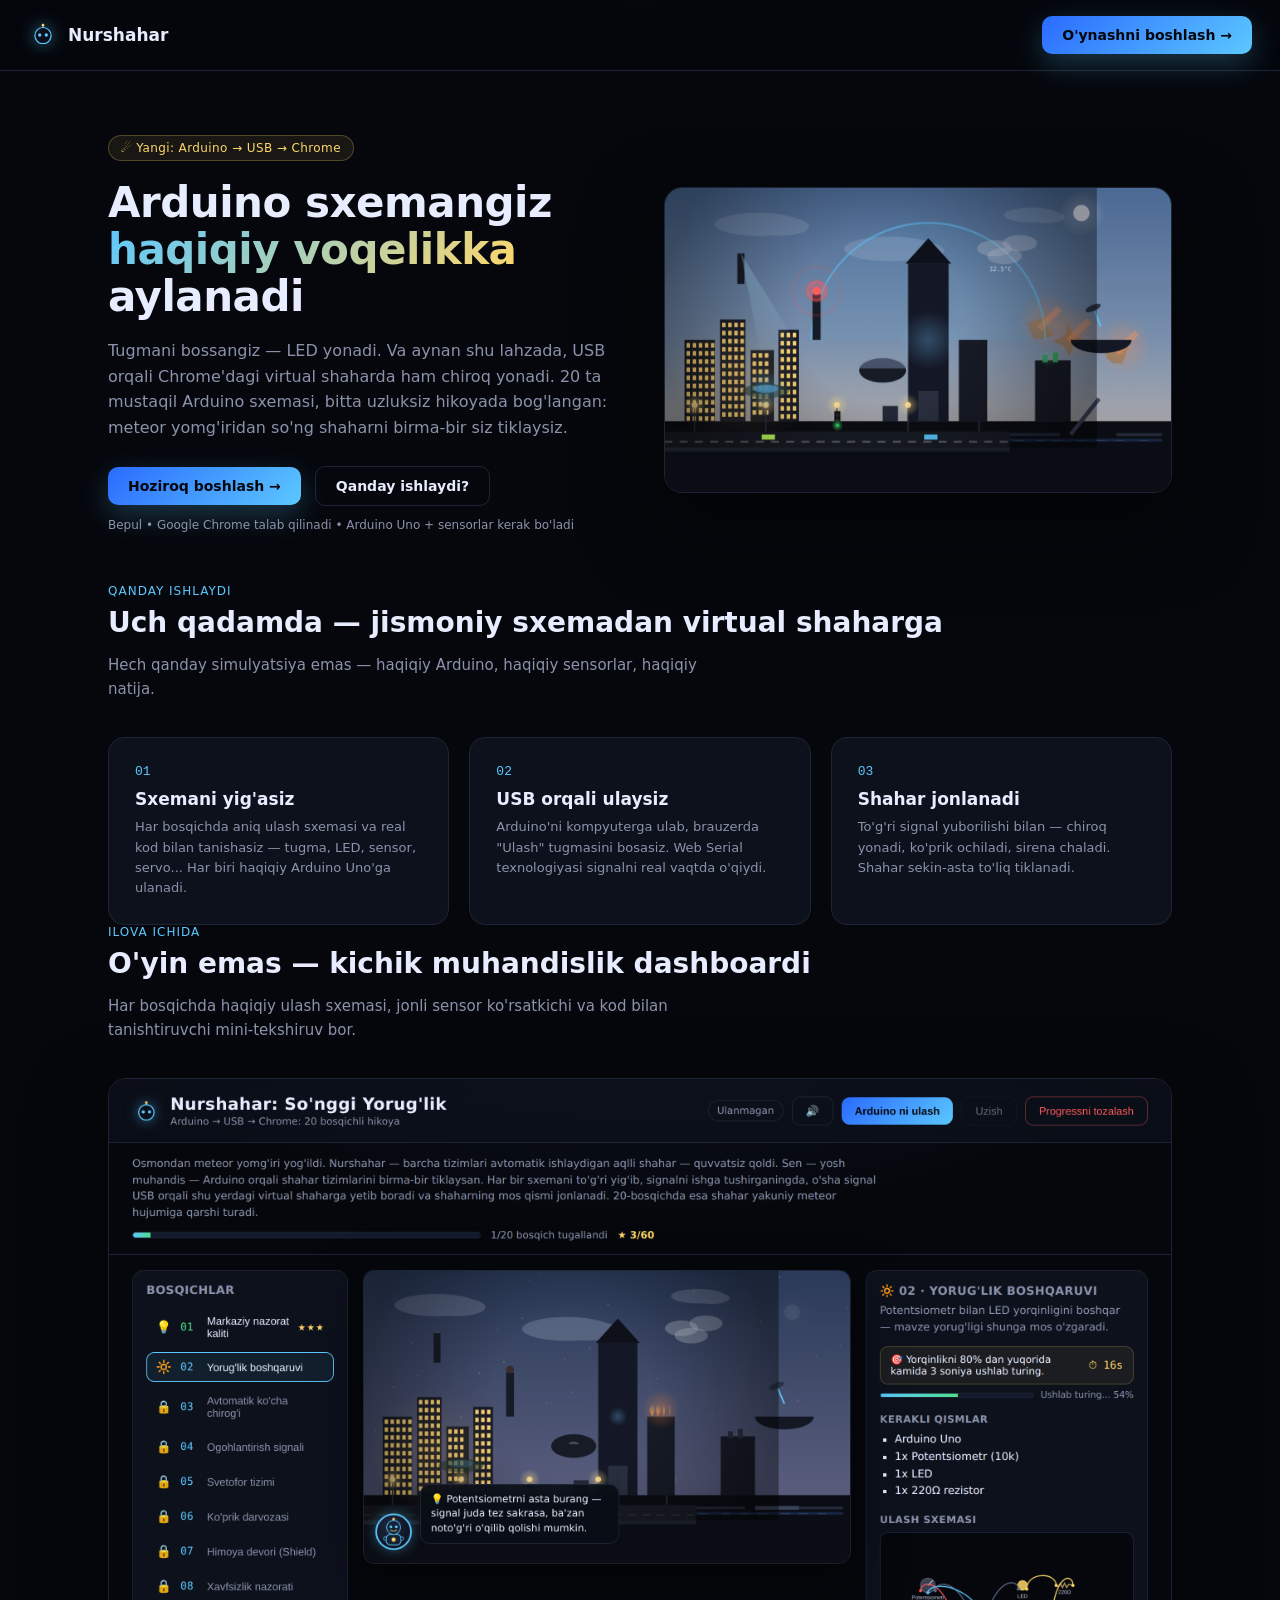
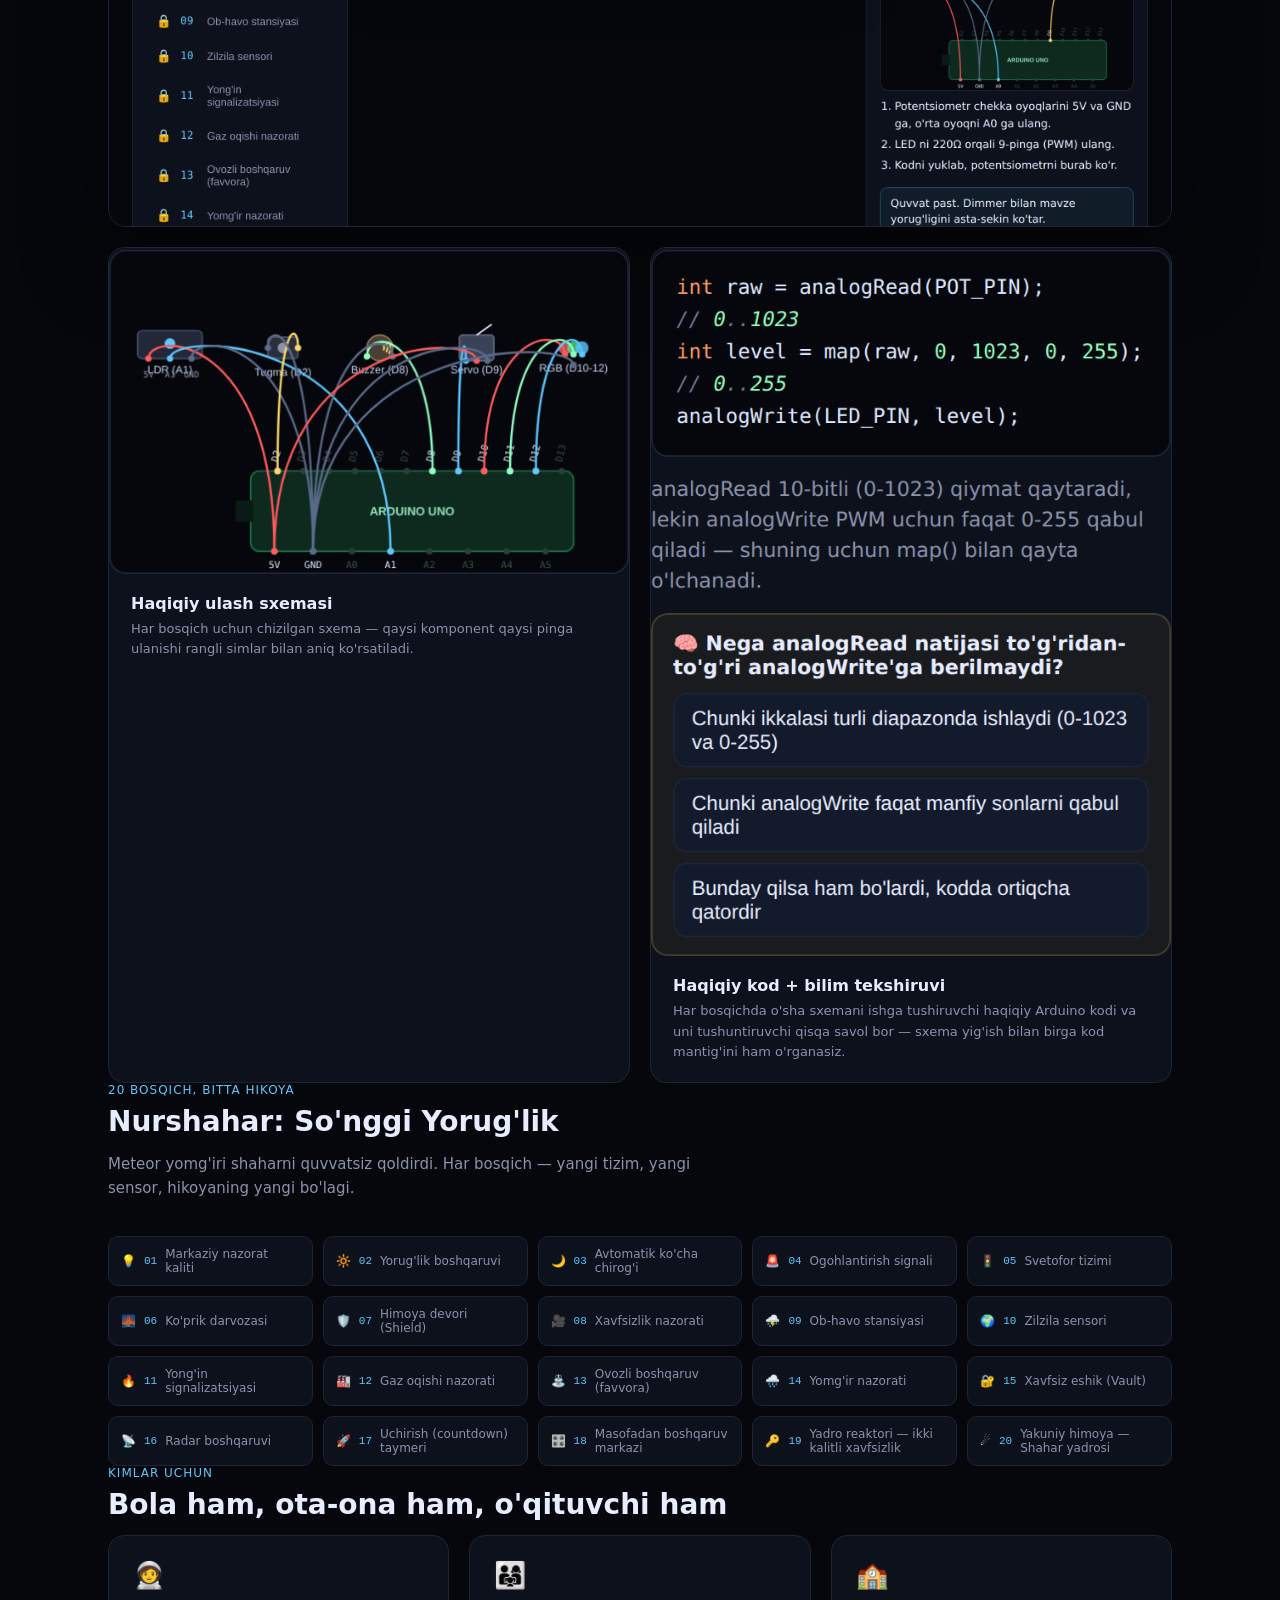
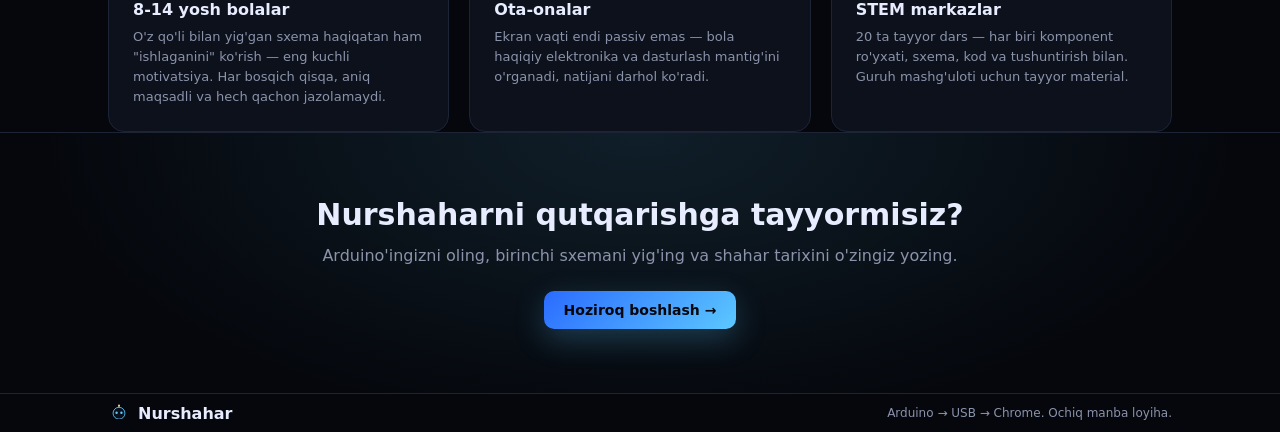
<file: site/index.html>
<!doctype html>
<html lang="uz">
<head>
  <meta charset="UTF-8" />
  <meta name="viewport" content="width=device-width, initial-scale=1.0" />
  <title>Nurshahar — Arduino sxemangiz voqelikka aylanadi</title>
  <meta name="description" content="20 ta haqiqiy Arduino sxemasi, bitta uzluksiz hikoya. Sxemani yig'ib, USB orqali Chrome'ga ulaysiz — signalingiz virtual shaharni jonlantiradi." />
  <link rel="stylesheet" href="/site/styles.css" />
  <link id="favicon" rel="icon" href="" />
</head>
<body>
  <nav class="nav">
    <div class="nav-brand"><span id="nav-logo"></span> Nurshahar</div>
    <a class="btn btn-primary" href="/web/index.html">O'ynashni boshlash →</a>
  </nav>

  <header class="hero">
    <div class="wrap hero-grid">
      <div>
        <span class="hero-kicker">☄️ Yangi: Arduino → USB → Chrome</span>
        <h1>Arduino sxemangiz <span class="accent">haqiqiy voqelikka</span> aylanadi</h1>
        <p class="lead">
          Tugmani bossangiz — LED yonadi. Va aynan shu lahzada, USB orqali
          Chrome'dagi virtual shaharda ham chiroq yonadi. 20 ta mustaqil
          Arduino sxemasi, bitta uzluksiz hikoyada bog'langan: meteor
          yomg'iridan so'ng shaharni birma-bir siz tiklaysiz.
        </p>
        <div class="hero-ctas">
          <a class="btn btn-primary" href="/web/index.html">Hoziroq boshlash →</a>
          <a class="btn btn-ghost" href="#qanday-ishlaydi">Qanday ishlaydi?</a>
        </div>
        <p class="hero-note">Bepul • Google Chrome talab qilinadi • Arduino Uno + sensorlar kerak bo'ladi</p>
      </div>
      <div class="hero-image">
        <img src="/site/assets/hero-city.png" alt="Nurshahar virtual shahar sahnasi" />
      </div>
    </div>
  </header>

  <section id="qanday-ishlaydi" class="wrap">
    <p class="section-kicker">Qanday ishlaydi</p>
    <h2 class="section-title">Uch qadamda — jismoniy sxemadan virtual shaharga</h2>
    <p class="section-lead">Hech qanday simulyatsiya emas — haqiqiy Arduino, haqiqiy sensorlar, haqiqiy natija.</p>
    <div class="steps">
      <div class="step-card">
        <div class="step-num">01</div>
        <h3>Sxemani yig'asiz</h3>
        <p>Har bosqichda aniq ulash sxemasi va real kod bilan tanishasiz — tugma, LED, sensor, servo... Har biri haqiqiy Arduino Uno'ga ulanadi.</p>
      </div>
      <div class="step-card">
        <div class="step-num">02</div>
        <h3>USB orqali ulaysiz</h3>
        <p>Arduino'ni kompyuterga ulab, brauzerda "Ulash" tugmasini bosasiz. Web Serial texnologiyasi signalni real vaqtda o'qiydi.</p>
      </div>
      <div class="step-card">
        <div class="step-num">03</div>
        <h3>Shahar jonlanadi</h3>
        <p>To'g'ri signal yuborilishi bilan — chiroq yonadi, ko'prik ochiladi, sirena chaladi. Shahar sekin-asta to'liq tiklanadi.</p>
      </div>
    </div>
  </section>

  <section class="wrap">
    <p class="section-kicker">Ilova ichida</p>
    <h2 class="section-title">O'yin emas — kichik muhandislik dashboardi</h2>
    <p class="section-lead">Har bosqichda haqiqiy ulash sxemasi, jonli sensor ko'rsatkichi va kod bilan tanishtiruvchi mini-tekshiruv bor.</p>
    <div class="hero-image" style="margin-bottom: 20px;">
      <img src="/site/assets/product-shot.png" alt="Nurshahar ilovasining to'liq ko'rinishi" />
    </div>
    <div class="features">
      <div class="feature-card">
        <img src="/site/assets/feature-diagram.png" alt="Arduino ulash sxemasi namunasi" />
        <div class="feature-body">
          <h3>Haqiqiy ulash sxemasi</h3>
          <p>Har bosqich uchun chizilgan sxema — qaysi komponent qaysi pinga ulanishi rangli simlar bilan aniq ko'rsatiladi.</p>
        </div>
      </div>
      <div class="feature-card">
        <img src="/site/assets/feature-code.png" alt="Kod parchasi va bilim tekshiruvi" />
        <div class="feature-body">
          <h3>Haqiqiy kod + bilim tekshiruvi</h3>
          <p>Har bosqichda o'sha sxemani ishga tushiruvchi haqiqiy Arduino kodi va uni tushuntiruvchi qisqa savol bor — sxema yig'ish bilan birga kod mantig'ini ham o'rganasiz.</p>
        </div>
      </div>
    </div>
  </section>

  <section class="wrap">
    <p class="section-kicker">20 bosqich, bitta hikoya</p>
    <h2 class="section-title">Nurshahar: So'nggi Yorug'lik</h2>
    <p class="section-lead">Meteor yomg'iri shaharni quvvatsiz qoldirdi. Har bosqich — yangi tizim, yangi sensor, hikoyaning yangi bo'lagi.</p>
    <div id="stage-grid" class="stage-grid"></div>
  </section>

  <section class="wrap">
    <p class="section-kicker">Kimlar uchun</p>
    <h2 class="section-title">Bola ham, ota-ona ham, o'qituvchi ham</h2>
    <div class="audience">
      <div class="audience-card">
        <span class="emoji">🧑‍🚀</span>
        <h3>8-14 yosh bolalar</h3>
        <p>O'z qo'li bilan yig'gan sxema haqiqatan ham "ishlaganini" ko'rish — eng kuchli motivatsiya. Har bosqich qisqa, aniq maqsadli va hech qachon jazolamaydi.</p>
      </div>
      <div class="audience-card">
        <span class="emoji">👨‍👩‍👧</span>
        <h3>Ota-onalar</h3>
        <p>Ekran vaqti endi passiv emas — bola haqiqiy elektronika va dasturlash mantig'ini o'rganadi, natijani darhol ko'radi.</p>
      </div>
      <div class="audience-card">
        <span class="emoji">🏫</span>
        <h3>STEM markazlar</h3>
        <p>20 ta tayyor dars — har biri komponent ro'yxati, sxema, kod va tushuntirish bilan. Guruh mashg'uloti uchun tayyor material.</p>
      </div>
    </div>
  </section>

  <section class="final-cta">
    <div class="wrap">
      <h2>Nurshaharni qutqarishga tayyormisiz?</h2>
      <p>Arduino'ingizni oling, birinchi sxemani yig'ing va shahar tarixini o'zingiz yozing.</p>
      <a class="btn btn-primary" href="/web/index.html">Hoziroq boshlash →</a>
    </div>
  </section>

  <footer class="wrap">
    <div class="footer-row">
      <div class="footer-brand"><span id="footer-logo"></span> Nurshahar</div>
      <p class="footer-note">Arduino → USB → Chrome. Ochiq manba loyiha.</p>
    </div>
  </footer>

  <script type="module">
    import { LOGO_MARK_SVG, FAVICON_DATA_URI } from '/web/src/brand.js';
    import { STAGES } from '/web/src/stages.js';

    document.getElementById('nav-logo').innerHTML = LOGO_MARK_SVG;
    document.getElementById('footer-logo').innerHTML = LOGO_MARK_SVG;
    document.getElementById('favicon').href = FAVICON_DATA_URI;

    const grid = document.getElementById('stage-grid');
    grid.innerHTML = STAGES.map((s) => `
      <div class="stage-chip">
        <span>${s.icon}</span>
        <span class="n">${String(s.id).padStart(2, '0')}</span>
        <span class="t">${s.title}</span>
      </div>
    `).join('');
  </script>
</body>
</html>
</file>
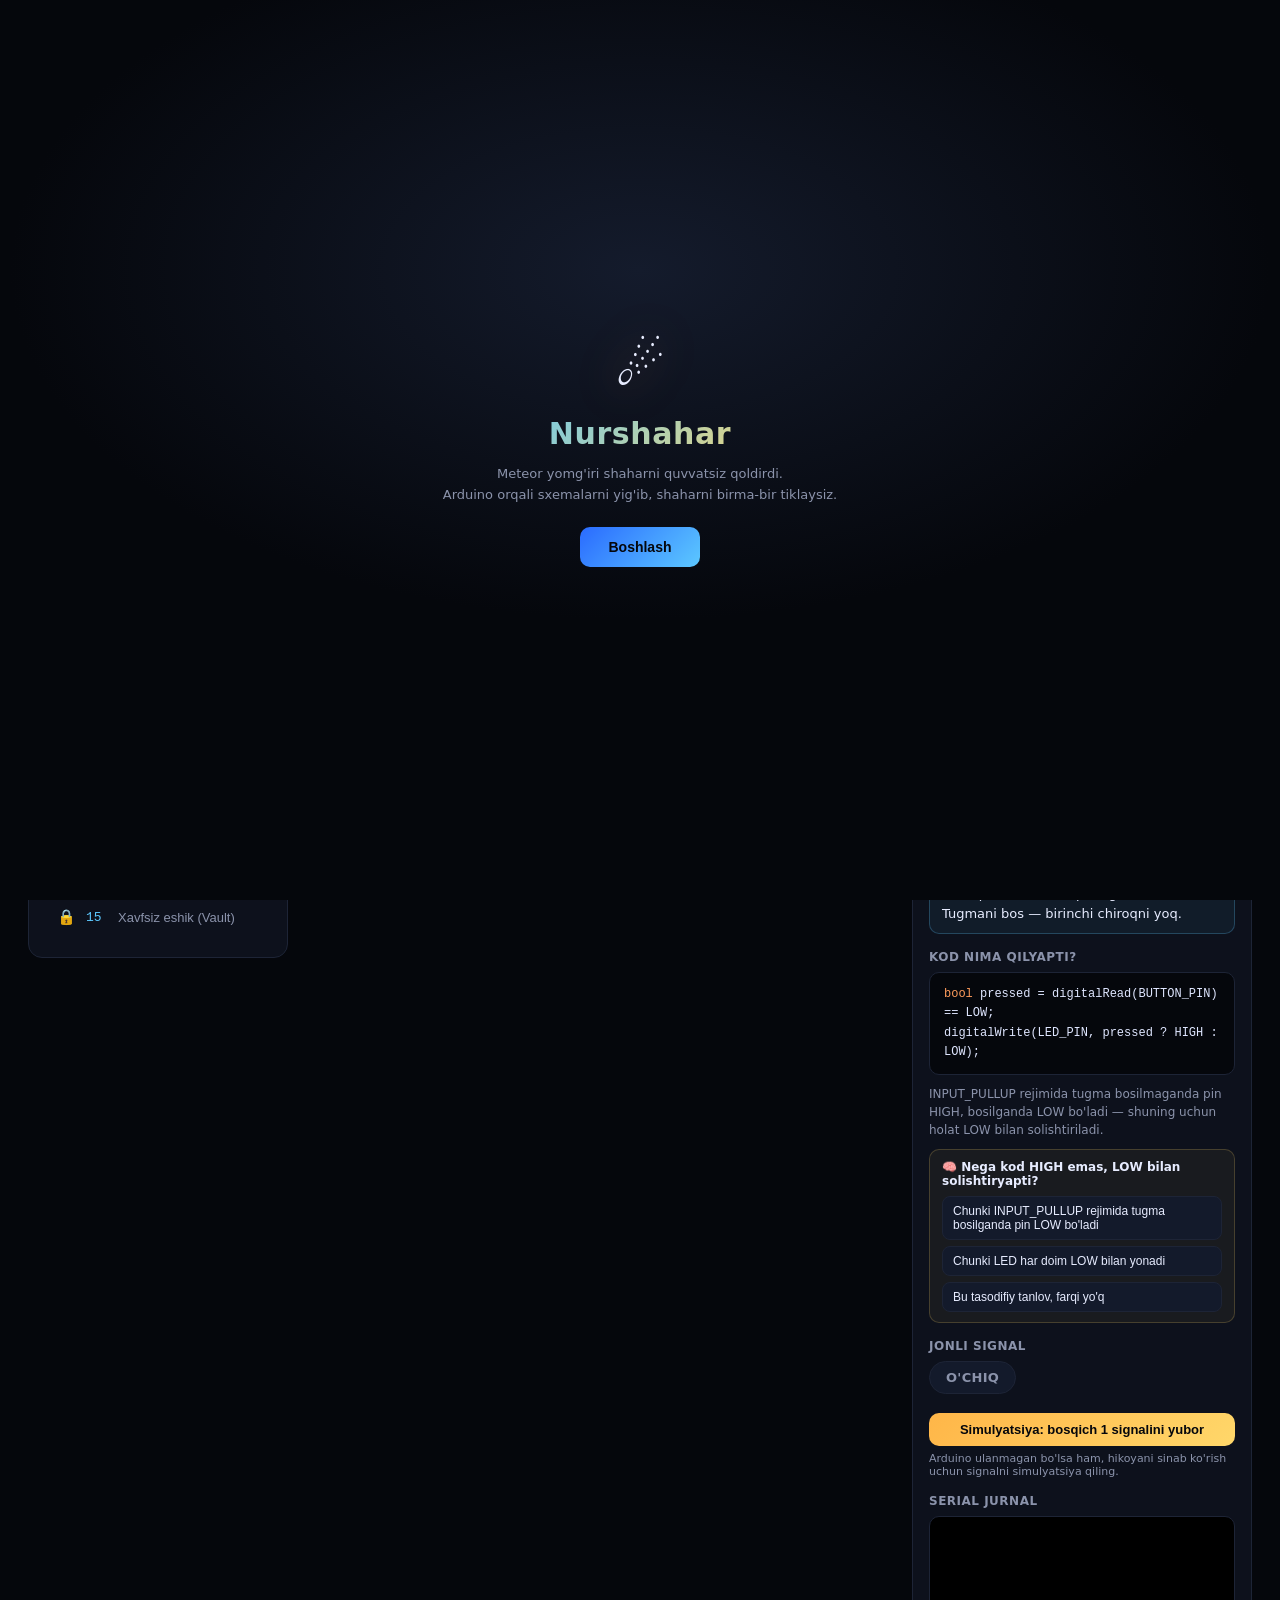
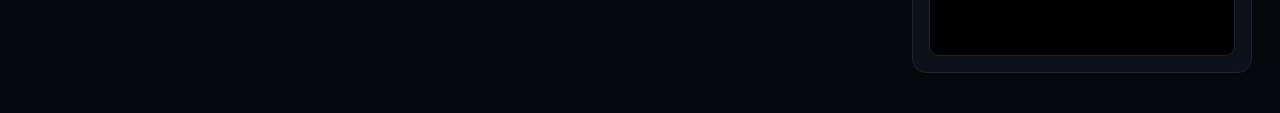
<file: web/index.html>
<!doctype html>
<html lang="uz">
<head>
  <meta charset="UTF-8" />
  <meta name="viewport" content="width=device-width, initial-scale=1.0" />
  <title>Nurshahar — Arduino orqali shaharni qutqar</title>
  <link rel="stylesheet" href="styles.css" />
  <link rel="icon" href="data:image/svg+xml,<svg xmlns=%22http://www.w3.org/2000/svg%22 viewBox=%220 0 100 100%22><text y=%22.9em%22 font-size=%2290%22>⌁</text></svg>" />
</head>
<body>
  <div id="toast"></div>

  <header class="topbar">
    <div class="brand">
      <span id="brand-mark" class="brand-mark"></span>
      <div>
        <h1 id="story-title">Nurshahar</h1>
        <p class="brand-sub">Arduino → USB → Chrome: 20 bosqichli hikoya</p>
      </div>
    </div>
    <div class="conn-controls">
      <span id="conn-status" class="status status-disconnected">Ulanmagan</span>
      <button id="mute-btn" class="btn btn-ghost" title="Ovozni yoqish/o'chirish">🔊</button>
      <button id="connect-btn" class="btn btn-primary">Arduino ni ulash</button>
      <button id="disconnect-btn" class="btn btn-ghost" disabled>Uzish</button>
      <button id="reset-btn" class="btn btn-ghost btn-danger">Progressni tozalash</button>
    </div>
  </header>

  <section class="story-banner">
    <p id="story-intro"></p>
    <div class="progress-wrap">
      <div class="progress-track"><div id="progress-bar" class="progress-fill"></div></div>
      <span id="progress-label" class="progress-label">0/20 bosqich tugallandi</span>
      <span id="stars-total" class="stars-total">★ 0/60</span>
    </div>
  </section>

  <main class="layout">
    <aside class="stage-panel">
      <h2 class="panel-title">Bosqichlar</h2>
      <div id="stage-list" class="stage-list"></div>
    </aside>

    <section class="city-panel">
      <canvas id="city-canvas" width="1000" height="600"></canvas>
      <div id="cinematic-layer" class="cinematic-layer"></div>
      <div id="mentor" class="mentor"></div>
    </section>

    <aside class="detail-panel">
      <h2 id="stage-title" class="panel-title"></h2>
      <p id="stage-subtitle" class="stage-subtitle"></p>

      <div class="challenge-bar">
        <p id="challenge-goal" class="challenge-goal"></p>
        <span id="challenge-timer" class="challenge-timer"></span>
      </div>
      <div id="challenge-hold" class="challenge-hold" hidden>
        <div class="hold-track"><div id="hold-fill" class="hold-fill"></div></div>
        <span id="hold-label" class="hold-label"></span>
      </div>

      <h3 class="section-label">Kerakli qismlar</h3>
      <ul id="stage-components" class="chip-list"></ul>

      <h3 class="section-label">Ulash sxemasi</h3>
      <canvas id="wiring-diagram" width="480" height="300"></canvas>
      <ol id="stage-wiring" class="wiring-list"></ol>

      <p id="stage-intro" class="stage-story"></p>

      <h3 class="section-label">Kod nima qilyapti?</h3>
      <div id="code-panel" class="code-panel"></div>

      <h3 class="section-label">Jonli signal</h3>
      <div id="live-dashboard" class="live-dashboard"></div>

      <button id="simulate-btn" class="btn btn-secondary">Simulyatsiya</button>
      <p class="sim-hint">Arduino ulanmagan bo'lsa ham, hikoyani sinab ko'rish uchun signalni simulyatsiya qiling.</p>

      <h3 class="section-label">Serial jurnal</h3>
      <div id="serial-log" class="serial-log"></div>
    </aside>
  </main>

  <div id="splash" class="splash">
    <div class="splash-inner">
      <div class="splash-meteor">☄️</div>
      <h2>Nurshahar</h2>
      <p>Meteor yomg'iri shaharni quvvatsiz qoldirdi.<br />Arduino orqali sxemalarni yig'ib, shaharni birma-bir tiklaysiz.</p>
      <button id="splash-start" class="btn btn-primary btn-splash">Boshlash</button>
    </div>
  </div>

  <script type="module" src="src/main.js"></script>
</body>
</html>
</file>
<file: site/styles.css>
:root {
  --bg: #05070c;
  --panel: #0d111c;
  --panel-border: #1d2436;
  --text: #e7ecff;
  --text-dim: #8b93ab;
  --accent: #5cc8ff;
  --accent-2: #ffd76a;
  --success: #4ee08b;
  font-family: 'Segoe UI', 'Inter', system-ui, sans-serif;
}

* { box-sizing: border-box; }

html { scroll-behavior: smooth; }

body {
  margin: 0;
  background: radial-gradient(1400px 700px at 50% -10%, #121a2c 0%, var(--bg) 55%);
  color: var(--text);
}

a { color: inherit; }

.wrap { max-width: 1120px; margin: 0 auto; padding: 0 28px; }

/* ---- nav ---- */
.nav {
  position: sticky;
  top: 0;
  z-index: 20;
  display: flex;
  align-items: center;
  justify-content: space-between;
  padding: 16px 28px;
  background: rgba(5, 7, 12, 0.75);
  backdrop-filter: blur(10px);
  border-bottom: 1px solid var(--panel-border);
}
.nav-brand { display: flex; align-items: center; gap: 10px; font-weight: 700; font-size: 17px; }
.nav-brand .logo-mark { width: 30px; height: auto; filter: drop-shadow(0 0 8px rgba(92, 200, 255, 0.5)); }
.btn {
  display: inline-flex;
  align-items: center;
  gap: 8px;
  border: none;
  border-radius: 10px;
  padding: 11px 20px;
  font-size: 14px;
  font-weight: 600;
  cursor: pointer;
  text-decoration: none;
}
.btn-primary { background: linear-gradient(135deg, #2a6bff, #5cc8ff); color: #05070c; box-shadow: 0 10px 30px rgba(92, 200, 255, 0.25); }
.btn-primary:hover { filter: brightness(1.08); }
.btn-ghost { background: transparent; border: 1px solid var(--panel-border); color: var(--text); }

/* ---- hero ---- */
.hero { padding: 64px 0 40px; }
.hero-grid { display: grid; grid-template-columns: 1fr; gap: 32px; align-items: center; }
@media (min-width: 900px) {
  .hero-grid { grid-template-columns: 1fr 1fr; gap: 48px; }
}
.hero-kicker {
  display: inline-flex;
  align-items: center;
  gap: 6px;
  font-size: 12px;
  letter-spacing: 0.4px;
  color: var(--accent-2);
  background: rgba(255, 215, 106, 0.08);
  border: 1px solid rgba(255, 215, 106, 0.25);
  padding: 5px 12px;
  border-radius: 999px;
  margin-bottom: 18px;
}
.hero h1 { font-size: 42px; line-height: 1.12; margin: 0 0 18px; letter-spacing: -0.5px; }
.hero h1 .accent { background: linear-gradient(135deg, var(--accent), var(--accent-2)); -webkit-background-clip: text; background-clip: text; color: transparent; }
.hero p.lead { font-size: 16px; color: var(--text-dim); line-height: 1.6; margin: 0 0 26px; max-width: 520px; }
.hero-ctas { display: flex; flex-wrap: wrap; align-items: center; gap: 14px; }
.hero-note { font-size: 12px; color: var(--text-dim); }
.hero-image {
  border-radius: 18px;
  overflow: hidden;
  border: 1px solid var(--panel-border);
  box-shadow: 0 30px 80px rgba(0, 0, 0, 0.55);
}
.hero-image img { display: block; width: 100%; }

/* ---- sections ---- */
section { padding: 56px 0; }
.section-kicker { font-size: 12px; text-transform: uppercase; letter-spacing: 1px; color: var(--accent); margin: 0 0 8px; }
.section-title { font-size: 28px; margin: 0 0 14px; }
.section-lead { color: var(--text-dim); font-size: 15px; line-height: 1.6; max-width: 640px; margin: 0 0 36px; }

/* ---- how it works ---- */
.steps { display: grid; grid-template-columns: 1fr; gap: 20px; }
@media (min-width: 800px) { .steps { grid-template-columns: repeat(3, 1fr); } }
.step-card {
  background: var(--panel);
  border: 1px solid var(--panel-border);
  border-radius: 16px;
  padding: 26px;
}
.step-num { font-family: monospace; color: var(--accent); font-size: 13px; margin-bottom: 10px; }
.step-card h3 { margin: 0 0 8px; font-size: 17px; }
.step-card p { margin: 0; color: var(--text-dim); font-size: 13px; line-height: 1.55; }

/* ---- feature showcase ---- */
.features { display: grid; grid-template-columns: 1fr; gap: 20px; }
@media (min-width: 900px) { .features { grid-template-columns: 1fr 1fr; } }
.feature-card {
  background: var(--panel);
  border: 1px solid var(--panel-border);
  border-radius: 16px;
  overflow: hidden;
}
.feature-card img { display: block; width: 100%; background: #05070c; }
.feature-card .feature-body { padding: 20px 22px; }
.feature-card h3 { margin: 0 0 6px; font-size: 16px; }
.feature-card p { margin: 0; color: var(--text-dim); font-size: 13px; line-height: 1.55; }

/* ---- stage grid ---- */
.stage-grid {
  display: grid;
  grid-template-columns: repeat(2, 1fr);
  gap: 10px;
}
@media (min-width: 700px) { .stage-grid { grid-template-columns: repeat(4, 1fr); } }
@media (min-width: 1000px) { .stage-grid { grid-template-columns: repeat(5, 1fr); } }
.stage-chip {
  display: flex;
  align-items: center;
  gap: 8px;
  background: var(--panel);
  border: 1px solid var(--panel-border);
  border-radius: 10px;
  padding: 10px 12px;
  font-size: 12px;
}
.stage-chip .n { font-family: monospace; color: var(--accent); font-size: 11px; }
.stage-chip .t { color: var(--text-dim); }

/* ---- audience ---- */
.audience { display: grid; grid-template-columns: 1fr; gap: 20px; }
@media (min-width: 800px) { .audience { grid-template-columns: repeat(3, 1fr); } }
.audience-card {
  background: var(--panel);
  border: 1px solid var(--panel-border);
  border-radius: 16px;
  padding: 24px;
}
.audience-card .emoji { font-size: 26px; margin-bottom: 10px; display: block; }
.audience-card h3 { margin: 0 0 8px; font-size: 16px; }
.audience-card p { margin: 0; color: var(--text-dim); font-size: 13px; line-height: 1.55; }

/* ---- final CTA ---- */
.final-cta {
  text-align: center;
  background: radial-gradient(600px 300px at 50% 0%, rgba(92, 200, 255, 0.12), transparent);
  border-top: 1px solid var(--panel-border);
  border-bottom: 1px solid var(--panel-border);
  padding: 64px 0;
}
.final-cta h2 { font-size: 30px; margin: 0 0 14px; }
.final-cta p { color: var(--text-dim); margin: 0 0 26px; }

/* ---- footer ---- */
footer { padding: 32px 0; }
.footer-row { display: flex; flex-wrap: wrap; align-items: center; justify-content: space-between; gap: 12px; }
.footer-brand { display: flex; align-items: center; gap: 8px; font-weight: 600; }
.footer-brand .logo-mark { width: 22px; height: auto; }
.footer-note { color: var(--text-dim); font-size: 12px; }
</file>
<file: web/styles.css>
:root {
  --bg: #05070c;
  --panel: #0d111c;
  --panel-border: #1d2436;
  --text: #e7ecff;
  --text-dim: #8b93ab;
  --accent: #5cc8ff;
  --accent-2: #ffd76a;
  --success: #4ee08b;
  --danger: #ff5c5c;
  --radius: 14px;
  font-family: 'Segoe UI', 'Inter', system-ui, sans-serif;
}

* { box-sizing: border-box; }

body {
  margin: 0;
  background: radial-gradient(1200px 600px at 50% -10%, #121a2c 0%, var(--bg) 60%);
  color: var(--text);
  min-height: 100vh;
}

.topbar {
  display: flex;
  align-items: center;
  justify-content: space-between;
  padding: 18px 28px;
  border-bottom: 1px solid var(--panel-border);
  background: rgba(13, 17, 28, 0.7);
  backdrop-filter: blur(8px);
  position: sticky;
  top: 0;
  z-index: 20;
}

.brand { display: flex; align-items: center; gap: 12px; }
.brand-mark {
  display: flex;
  align-items: center;
  filter: drop-shadow(0 0 8px rgba(92, 200, 255, 0.5));
}
.brand-mark .logo-mark { width: 34px; height: auto; }
.brand h1 { margin: 0; font-size: 20px; letter-spacing: 0.4px; }
.brand-sub { margin: 2px 0 0; font-size: 12px; color: var(--text-dim); }

.conn-controls { display: flex; align-items: center; gap: 10px; }

.status {
  font-size: 12px;
  padding: 5px 10px;
  border-radius: 999px;
  border: 1px solid var(--panel-border);
}
.status-connected { color: var(--success); border-color: var(--success); }
.status-disconnected { color: var(--text-dim); }
.status-error { color: var(--danger); border-color: var(--danger); }

.btn {
  border: 1px solid var(--panel-border);
  background: #131a2b;
  color: var(--text);
  padding: 9px 16px;
  border-radius: 10px;
  font-size: 13px;
  cursor: pointer;
  transition: transform 0.12s ease, box-shadow 0.12s ease, background 0.12s ease;
}
.btn:hover:not(:disabled) { transform: translateY(-1px); box-shadow: 0 6px 18px rgba(0,0,0,0.35); }
.btn:disabled { opacity: 0.4; cursor: not-allowed; }
.btn-primary { background: linear-gradient(135deg, #2a6bff, #5cc8ff); border: none; color: #05070c; font-weight: 600; }
.btn-secondary { background: linear-gradient(135deg, #ffb648, #ffd76a); border: none; color: #05070c; font-weight: 600; width: 100%; margin-top: 12px; }
.btn-ghost { background: transparent; }
.btn-danger { color: var(--danger); border-color: rgba(255,92,92,0.4); }

.story-banner {
  padding: 16px 28px;
  border-bottom: 1px solid var(--panel-border);
}
.story-banner p { margin: 0 0 10px; color: var(--text-dim); font-size: 13px; max-width: 900px; line-height: 1.5; }

.progress-wrap { display: flex; align-items: center; gap: 12px; }
.progress-track {
  flex: 1;
  max-width: 420px;
  height: 8px;
  background: #131a2b;
  border-radius: 999px;
  overflow: hidden;
  border: 1px solid var(--panel-border);
}
.progress-fill {
  height: 100%;
  width: 0%;
  background: linear-gradient(90deg, var(--accent), var(--success));
  transition: width 0.4s ease;
}
.progress-label { font-size: 12px; color: var(--text-dim); white-space: nowrap; }
.stars-total { font-size: 12px; color: var(--accent-2); white-space: nowrap; font-weight: 600; }

.layout {
  display: grid;
  grid-template-columns: 260px 1fr 340px;
  gap: 18px;
  padding: 18px 28px 40px;
  align-items: start;
}

@media (max-width: 1100px) {
  .layout { grid-template-columns: 1fr; }
}

.stage-panel, .detail-panel {
  background: var(--panel);
  border: 1px solid var(--panel-border);
  border-radius: var(--radius);
  padding: 16px;
}

.panel-title { margin: 0 0 12px; font-size: 14px; letter-spacing: 0.4px; color: var(--text-dim); text-transform: uppercase; }

.stage-list { display: flex; flex-direction: column; gap: 6px; max-height: 74vh; overflow-y: auto; }
.stage-item {
  display: flex;
  align-items: center;
  gap: 10px;
  width: 100%;
  text-align: left;
  background: transparent;
  border: 1px solid transparent;
  border-radius: 10px;
  padding: 8px 10px;
  color: var(--text);
  cursor: pointer;
  font-size: 13px;
}
.stage-item:hover:not(:disabled) { background: #131a2b; }
.stage-item.is-current { border-color: var(--accent); background: rgba(92,200,255,0.08); }
.stage-item.is-complete .stage-num { color: var(--success); }
.stage-item.is-locked { color: var(--text-dim); cursor: not-allowed; }
.stage-num { font-family: monospace; color: var(--accent); width: 22px; }
.stage-name { flex: 1; }
.stage-mark { font-size: 12px; }

.city-panel {
  position: relative;
  background: #000;
  border: 1px solid var(--panel-border);
  border-radius: var(--radius);
  overflow: hidden;
  box-shadow: 0 20px 60px rgba(0,0,0,0.5);
}
#city-canvas { width: 100%; display: block; }

.cinematic-layer {
  position: absolute;
  inset: 0;
  pointer-events: none;
  display: flex;
  align-items: flex-end;
  justify-content: center;
  padding: 24px;
}

.cine-banner {
  display: flex;
  align-items: center;
  gap: 14px;
  max-width: 90%;
  background: rgba(8, 12, 20, 0.82);
  backdrop-filter: blur(10px);
  border: 1px solid rgba(92, 200, 255, 0.35);
  border-radius: 14px;
  padding: 14px 20px;
  box-shadow: 0 20px 50px rgba(0,0,0,0.5), 0 0 30px rgba(92,200,255,0.15);
  opacity: 0;
  transform: translateY(24px) scale(0.96);
  transition: opacity 0.45s ease, transform 0.45s cubic-bezier(0.2, 0.8, 0.2, 1);
}
.cine-banner.show { opacity: 1; transform: translateY(0) scale(1); }
.cine-icon { font-size: 34px; line-height: 1; filter: drop-shadow(0 0 10px rgba(92,200,255,0.6)); }
.cine-kicker { font-size: 11px; text-transform: uppercase; letter-spacing: 0.6px; color: var(--accent); margin-bottom: 2px; }
.cine-title { font-size: 16px; font-weight: 600; margin-bottom: 2px; }
.cine-desc { font-size: 12px; color: var(--text-dim); max-width: 480px; }

.stage-icon { font-size: 15px; width: 20px; text-align: center; }

.splash {
  position: fixed;
  inset: 0;
  z-index: 200;
  display: flex;
  align-items: center;
  justify-content: center;
  background: radial-gradient(900px 500px at 50% 30%, #141b2c 0%, #05070c 70%);
  transition: opacity 0.6s ease;
}
.splash.hidden { opacity: 0; pointer-events: none; }
.splash-inner { text-align: center; max-width: 480px; padding: 20px; }
.splash-meteor {
  font-size: 56px;
  display: inline-block;
  animation: meteor-fall 1.8s ease-in-out infinite;
  filter: drop-shadow(0 0 20px rgba(255,140,70,0.6));
}
@keyframes meteor-fall {
  0% { transform: translate(-40px, -40px) rotate(-20deg); opacity: 0; }
  30% { opacity: 1; }
  60% { transform: translate(0, 0) rotate(0deg); }
  100% { transform: translate(10px, 6px) rotate(6deg); opacity: 0.85; }
}
.splash-inner h2 {
  margin: 18px 0 10px;
  font-size: 30px;
  letter-spacing: 0.6px;
  background: linear-gradient(135deg, var(--accent), var(--accent-2));
  -webkit-background-clip: text;
  background-clip: text;
  color: transparent;
}
.splash-inner p { color: var(--text-dim); font-size: 13px; line-height: 1.6; margin-bottom: 22px; }
.btn-splash { padding: 12px 28px; font-size: 14px; }

.mentor {
  position: absolute;
  left: 14px;
  bottom: 14px;
  display: flex;
  align-items: flex-end;
  gap: 10px;
  z-index: 15;
  pointer-events: none;
}
.mentor-avatar {
  pointer-events: auto;
  width: 44px;
  height: 44px;
  border-radius: 50%;
  border: 2px solid var(--accent);
  background: radial-gradient(circle at 35% 30%, #1c2740, #0a0e18);
  color: var(--accent);
  display: flex;
  align-items: center;
  justify-content: center;
  cursor: pointer;
  box-shadow: 0 0 16px rgba(92, 200, 255, 0.4);
  animation: mentor-bob 2.6s ease-in-out infinite;
  flex-shrink: 0;
  padding: 0;
}
.mentor-avatar .mascot-svg { width: 32px; height: auto; overflow: visible; }
.mentor-avatar.mentor-happy { color: var(--success); border-color: var(--success); box-shadow: 0 0 18px rgba(78, 224, 139, 0.5); }
.mentor-avatar.mentor-alert { color: var(--danger); border-color: var(--danger); box-shadow: 0 0 18px rgba(255, 92, 92, 0.5); }
@keyframes mentor-bob {
  0%, 100% { transform: translateY(0); }
  50% { transform: translateY(-6px); }
}

.mentor-bubble {
  pointer-events: auto;
  max-width: 240px;
  background: rgba(8, 12, 20, 0.88);
  backdrop-filter: blur(8px);
  border: 1px solid var(--panel-border);
  border-radius: 12px;
  padding: 9px 12px;
  margin-bottom: 8px;
  transition: opacity 0.25s ease, transform 0.25s ease;
}
.mentor-bubble p { margin: 0; font-size: 12px; line-height: 1.45; color: var(--text); }
.mentor-bubble.mentor-hidden { opacity: 0; transform: translateY(8px) scale(0.9); pointer-events: none; }
.mentor-bubble.mentor-pop { animation: mentor-pop 0.35s cubic-bezier(0.2, 0.8, 0.2, 1); }
@keyframes mentor-pop {
  0% { transform: scale(0.9) translateY(6px); opacity: 0; }
  100% { transform: scale(1) translateY(0); opacity: 1; }
}

.stage-subtitle { color: var(--text-dim); font-size: 13px; line-height: 1.5; margin-top: -6px; }

.challenge-bar {
  display: flex;
  align-items: center;
  justify-content: space-between;
  gap: 10px;
  background: rgba(255, 215, 106, 0.06);
  border: 1px solid rgba(255, 215, 106, 0.25);
  border-radius: 10px;
  padding: 8px 12px;
}
.challenge-goal { margin: 0; font-size: 12px; color: var(--text); flex: 1; }
.challenge-timer { font-family: 'SFMono-Regular', Consolas, monospace; font-size: 13px; color: var(--accent-2); white-space: nowrap; }
.challenge-timer-warn { color: var(--danger); animation: challenge-blink 1s ease infinite; }
.challenge-timer .stars { color: var(--accent-2); letter-spacing: 1px; }
@keyframes challenge-blink { 0%, 100% { opacity: 1; } 50% { opacity: 0.4; } }

.challenge-hold { display: flex; align-items: center; gap: 8px; margin-top: 6px; }
.hold-track { flex: 1; height: 6px; background: #131a2b; border-radius: 999px; overflow: hidden; border: 1px solid var(--panel-border); }
.hold-fill { height: 100%; width: 0%; background: linear-gradient(90deg, var(--accent), var(--success)); transition: width 0.15s linear; }
.hold-label { font-size: 11px; color: var(--text-dim); white-space: nowrap; }

.stage-stars { color: var(--accent-2); font-size: 11px; letter-spacing: 1px; }
.cine-stars { color: var(--accent-2); font-size: 12px; letter-spacing: 1px; margin-left: 4px; }
.section-label { font-size: 12px; text-transform: uppercase; letter-spacing: 0.5px; color: var(--text-dim); margin: 16px 0 8px; }

.chip-list, .wiring-list { margin: 0; padding-left: 18px; font-size: 13px; line-height: 1.6; color: var(--text); }
.chip-list { padding-left: 18px; list-style: square; color: var(--accent); }
.chip-list li { color: var(--text); }
.wiring-list li { margin-bottom: 4px; }

.stage-story {
  margin-top: 14px;
  padding: 10px 12px;
  background: rgba(92,200,255,0.06);
  border: 1px solid rgba(92,200,255,0.25);
  border-radius: 10px;
  font-size: 13px;
  line-height: 1.5;
}

.sim-hint { font-size: 11px; color: var(--text-dim); margin-top: 6px; }

.dash-empty { font-size: 12px; color: var(--text-dim); margin: 0; }

.dash-analog { display: flex; flex-direction: column; gap: 8px; }
.dash-readout { font-family: 'SFMono-Regular', Consolas, monospace; font-size: 26px; font-weight: 700; color: var(--accent); }
.dash-unit { font-size: 13px; color: var(--text-dim); margin-left: 4px; }
#dash-spark { width: 100%; height: 46px; display: block; background: #000; border-radius: 8px; border: 1px solid var(--panel-border); }
.dash-range-track { position: relative; height: 6px; background: #131a2b; border-radius: 999px; overflow: visible; border: 1px solid var(--panel-border); }
.dash-range-fill { height: 100%; width: 0%; border-radius: 999px; background: linear-gradient(90deg,#5cc8ff,#4ee08b); transition: width 0.2s ease, background 0.2s ease; }
.dash-range-marker { position: absolute; top: 50%; left: 0%; width: 10px; height: 10px; border-radius: 50%; background: #fff; box-shadow: 0 0 8px rgba(255,255,255,0.7); transform: translate(-50%, -50%); transition: left 0.2s ease; }
.dash-range-labels { display: flex; justify-content: space-between; font-size: 10px; color: var(--text-dim); }

.dash-bool { display: flex; }
.dash-pill {
  padding: 8px 16px;
  border-radius: 999px;
  font-size: 13px;
  font-weight: 600;
  letter-spacing: 0.3px;
  border: 1px solid var(--panel-border);
  transition: all 0.25s ease;
}
.dash-pill-off { background: #131a2b; color: var(--text-dim); }
.dash-pill-on { background: rgba(78,224,139,0.15); color: var(--success); border-color: var(--success); box-shadow: 0 0 16px rgba(78,224,139,0.25); }
.dash-pill-danger { background: rgba(255,92,92,0.15); color: var(--danger); border-color: var(--danger); box-shadow: 0 0 16px rgba(255,92,92,0.3); }

.dash-enum { display: flex; gap: 10px; }
.dash-enum-dot { display: flex; align-items: center; gap: 6px; font-size: 12px; color: var(--text-dim); opacity: 0.5; transition: opacity 0.25s ease; }
.dash-enum-dot span { width: 12px; height: 12px; border-radius: 50%; background: var(--dot-color); display: inline-block; }
.dash-enum-dot.active { opacity: 1; color: var(--text); }
.dash-enum-dot.active span { box-shadow: 0 0 10px var(--dot-color); }

.dash-event { display: flex; flex-direction: column; gap: 8px; }
.dash-pulse {
  align-self: flex-start;
  padding: 8px 16px;
  border-radius: 999px;
  background: #131a2b;
  border: 1px solid var(--panel-border);
  font-size: 12px;
  color: var(--text-dim);
}
.dash-pulse.pulse-anim { animation: dash-pulse 0.6s ease; }
@keyframes dash-pulse {
  0% { box-shadow: 0 0 0 0 rgba(92,200,255,0.6); border-color: var(--accent); color: var(--accent); }
  100% { box-shadow: 0 0 0 14px rgba(92,200,255,0); border-color: var(--panel-border); color: var(--text-dim); }
}
.dash-chips { display: flex; flex-wrap: wrap; gap: 6px; }
.dash-chip {
  font-family: 'SFMono-Regular', Consolas, monospace;
  font-size: 10px;
  padding: 3px 8px;
  border-radius: 6px;
  background: rgba(92,200,255,0.1);
  color: var(--accent);
  border: 1px solid rgba(92,200,255,0.25);
}

#wiring-diagram { width: 100%; display: block; background: #05070c; border-radius: 10px; border: 1px solid var(--panel-border); margin-bottom: 10px; }
.live-dashboard { min-height: 40px; }

.code-panel { display: flex; flex-direction: column; gap: 10px; }
.code-block {
  margin: 0;
  padding: 12px 14px;
  background: #05070c;
  border: 1px solid var(--panel-border);
  border-radius: 10px;
  white-space: pre-wrap;
  word-break: break-word;
  font-family: 'SFMono-Regular', Consolas, monospace;
  font-size: 12px;
  line-height: 1.6;
  color: #dfe6ff;
}
.tok-keyword { color: #ff9c5c; }
.tok-number { color: #8effc1; }
.tok-string { color: #ffd76a; }
.tok-comment { color: #6b7690; font-style: italic; }
.code-explain { margin: 0; font-size: 12px; color: var(--text-dim); line-height: 1.5; }

.code-quiz {
  background: rgba(255, 215, 106, 0.05);
  border: 1px solid rgba(255, 215, 106, 0.2);
  border-radius: 10px;
  padding: 10px 12px;
  display: flex;
  flex-direction: column;
  gap: 8px;
}
.code-quiz-q { margin: 0; font-size: 12px; font-weight: 600; color: var(--text); }
.code-quiz-options { display: flex; flex-direction: column; gap: 6px; }
.quiz-opt {
  text-align: left;
  background: #131a2b;
  border: 1px solid var(--panel-border);
  color: var(--text);
  border-radius: 8px;
  padding: 7px 10px;
  font-size: 12px;
  cursor: pointer;
}
.quiz-opt:hover:not(:disabled) { border-color: var(--accent); }
.quiz-opt:disabled { cursor: default; opacity: 0.75; }
.quiz-opt.quiz-correct { border-color: var(--success); background: rgba(78, 224, 139, 0.12); opacity: 1; }
.quiz-opt.quiz-wrong { border-color: var(--danger); background: rgba(255, 92, 92, 0.12); opacity: 1; }
.code-quiz-feedback { margin: 0; font-size: 12px; color: var(--accent-2); }

.serial-log {
  margin-top: 8px;
  height: 140px;
  overflow-y: auto;
  background: #000;
  border: 1px solid var(--panel-border);
  border-radius: 10px;
  padding: 8px 10px;
  font-family: 'SFMono-Regular', Consolas, monospace;
  font-size: 11px;
  color: #7fe0a0;
}
.log-line { white-space: pre-wrap; word-break: break-all; }

#toast {
  position: fixed;
  top: 16px;
  right: 16px;
  z-index: 100;
  display: flex;
  flex-direction: column;
  gap: 8px;
  max-width: 340px;
}
.toast-msg {
  background: var(--panel);
  border: 1px solid var(--panel-border);
  border-left: 4px solid var(--accent);
  padding: 12px 14px;
  border-radius: 10px;
  font-size: 13px;
  opacity: 0;
  transform: translateX(20px);
  transition: opacity 0.3s ease, transform 0.3s ease;
  box-shadow: 0 10px 30px rgba(0,0,0,0.4);
}
.toast-msg.show { opacity: 1; transform: translateX(0); }
.toast-success { border-left-color: var(--success); }
.toast-error { border-left-color: var(--danger); }
</file>
